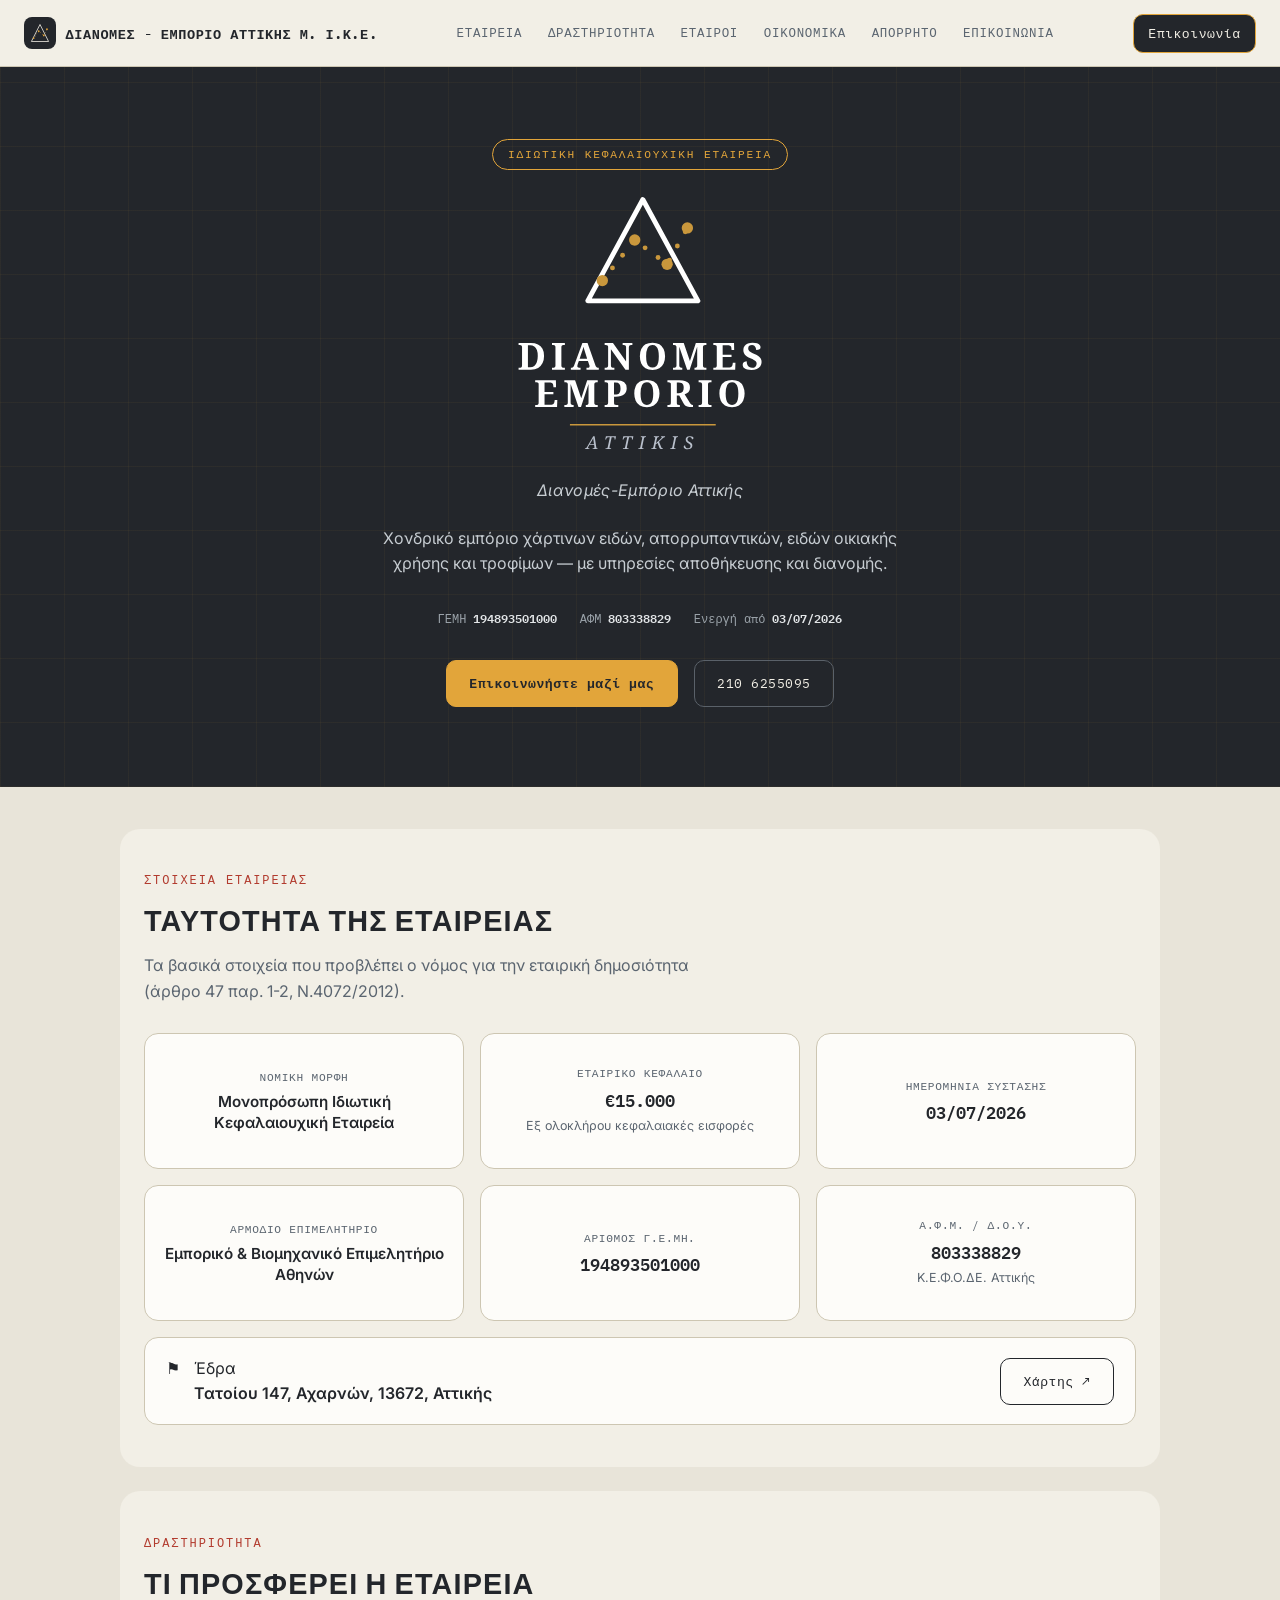
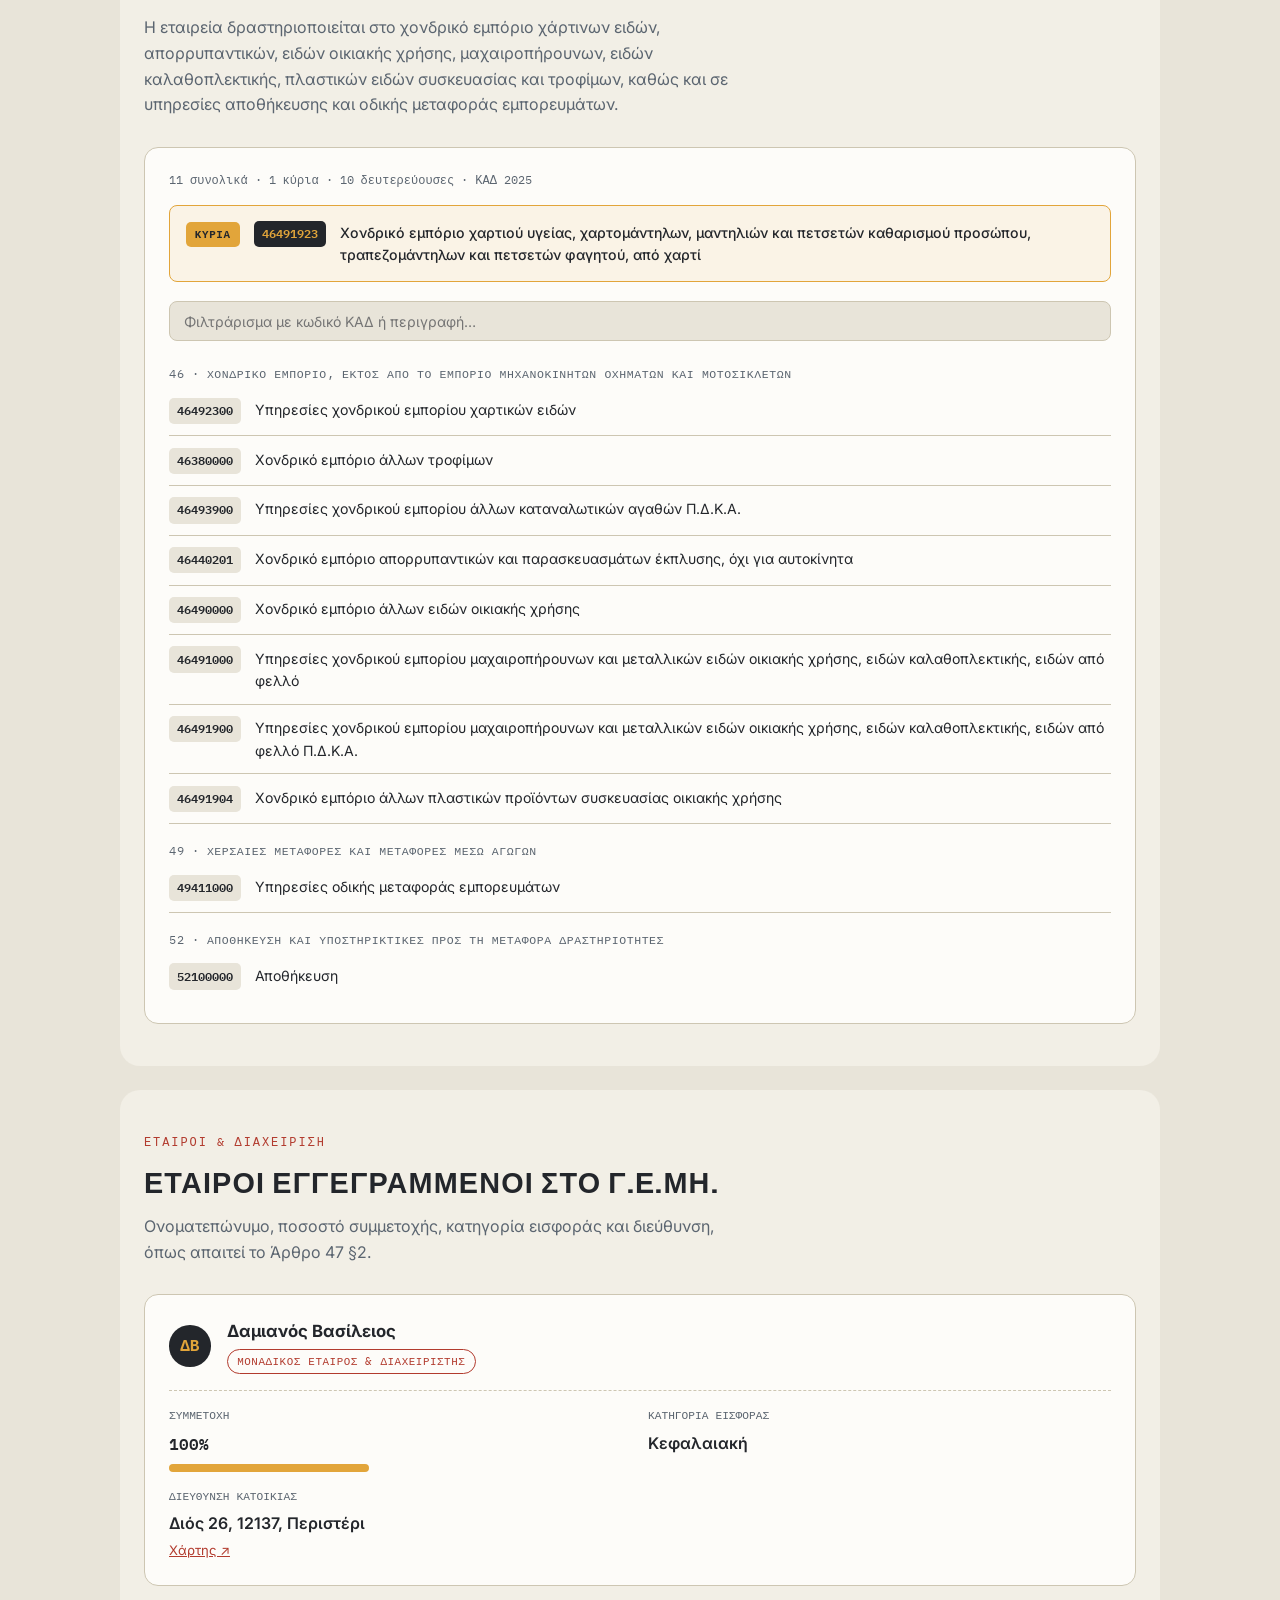
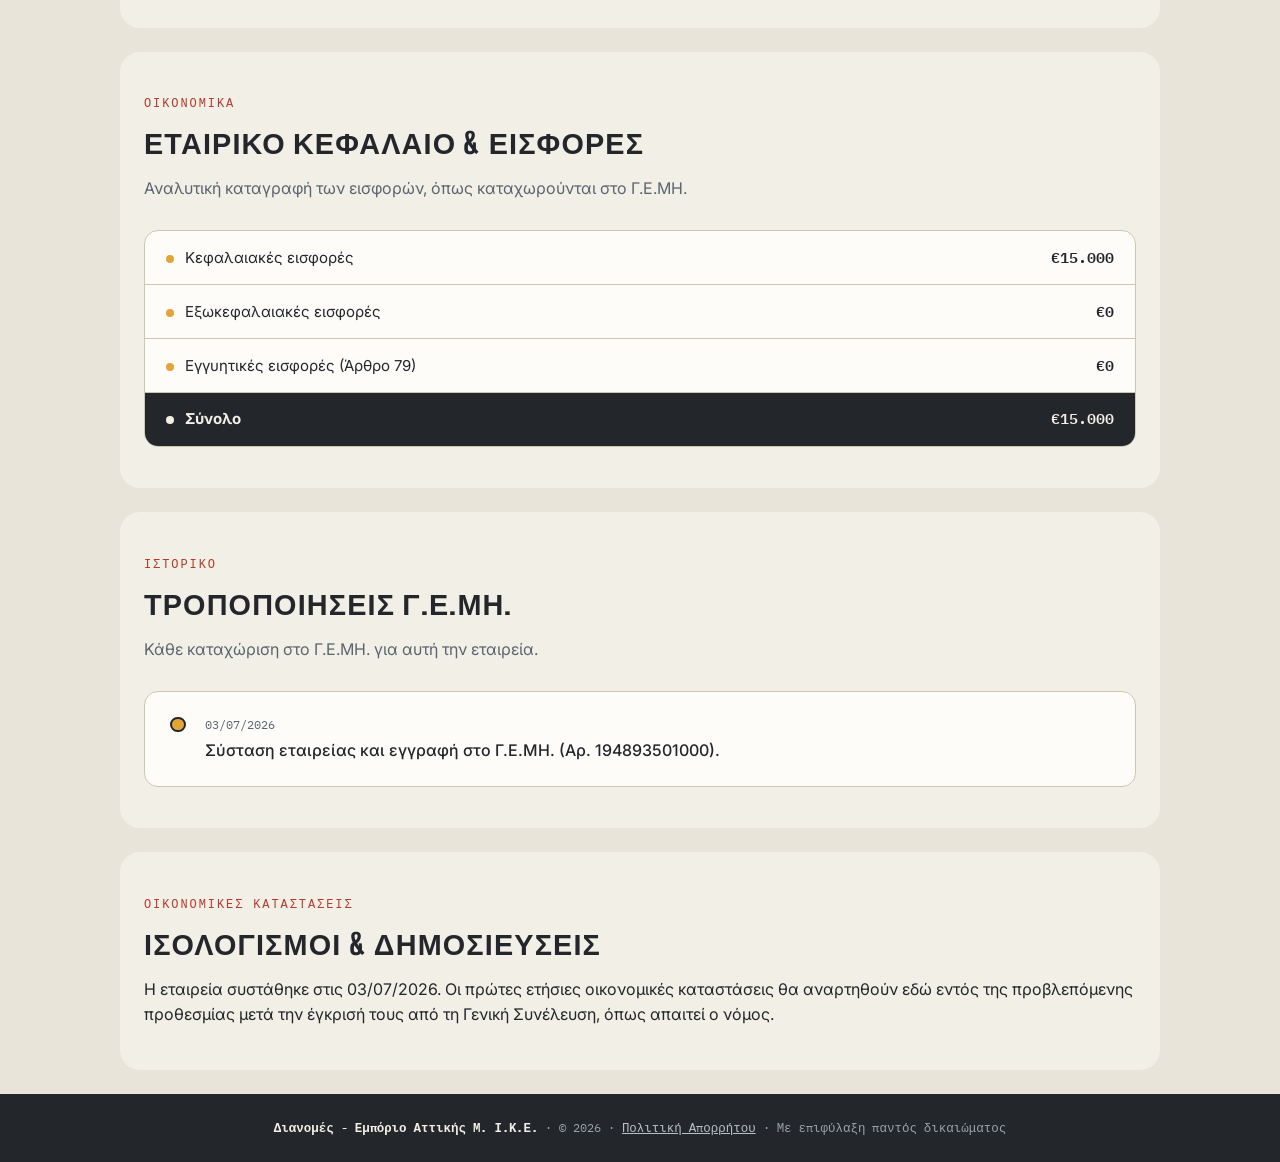
<file: index.html>
<!DOCTYPE html>
<html lang="el">
<head>
<meta charset="UTF-8">
<meta name="viewport" content="width=device-width, initial-scale=1.0">
<title>Διανομές - Εμπόριο Αττικής Μ. Ι.Κ.Ε. — Εμπόριο Χονδρικής</title>
<link rel="preconnect" href="https://fonts.googleapis.com">
<link rel="preconnect" href="https://fonts.gstatic.com" crossorigin>
<link href="https://fonts.googleapis.com/css2?family=Big+Shoulders+Display:wght@600;800&family=Inter:wght@400;500;600;700&family=IBM+Plex+Mono:wght@400;500;600&display=swap" rel="stylesheet">
<link rel="stylesheet" href="style.css">
</head>
<body>

<div class="topnav">
  <a class="brand" href="index.html">
    <span class="mark"><img src="logo-mark.svg" alt=""></span>
    ΔΙΑΝΟΜΕΣ - ΕΜΠΟΡΙΟ ΑΤΤΙΚΗΣ Μ. Ι.Κ.Ε.
  </a>
  <button class="nav-toggle" id="navToggle" aria-label="Μενού" aria-expanded="false">☰</button>
  <ul id="navMenu">
    <li><a href="#company">Εταιρεία</a></li>
    <li><a href="#activity">Δραστηριότητα</a></li>
    <li><a href="#partners">Εταίροι</a></li>
    <li><a href="#financials">Οικονομικά</a></li>
    <li><a href="privacy.html">Απόρρητο</a></li>
    <li><a href="mailto:vasilisdamianos1@gmail.com">Επικοινωνία</a></li>
  </ul>
  <a class="btn cta" href="mailto:vasilisdamianos1@gmail.com">Επικοινωνία</a>
</div>

<section class="hero">
  <div class="hero-inner">
    <span class="pill">Ιδιωτική Κεφαλαιουχική Εταιρεία</span>
    <img class="hero-logo" src="logo-full.svg" alt="Διανομές-Εμπόριο Αττικής Μ. Ι.Κ.Ε.">
    <p class="en-name">Διανομές-Εμπόριο Αττικής</p>
    <p class="lede">Χονδρικό εμπόριο χάρτινων ειδών, απορρυπαντικών, ειδών οικιακής χρήσης και τροφίμων — με υπηρεσίες αποθήκευσης και διανομής.</p>
    <div class="meta-row">
      <span>ΓΕΜΗ <b>194893501000</b></span>
      <span>ΑΦΜ <b>803338829</b></span>
      <span>Ενεργή από <b>03/07/2026</b></span>
    </div>
    <div class="hero-actions">
      <a class="btn primary" href="mailto:vasilisdamianos1@gmail.com">Επικοινωνήστε μαζί μας</a>
      <a class="btn ghost" href="tel:+302106255095">210 6255095</a>
    </div>
  </div>
</section>

<div class="section-wrap section-alt" id="company">
  <p class="eyebrow">Στοιχεία Εταιρείας</p>
  <h2 class="big">Ταυτότητα της Εταιρείας</h2>
  <p class="lede">Τα βασικά στοιχεία που προβλέπει ο νόμος για την εταιρική δημοσιότητα (άρθρο 47 παρ. 1-2, Ν.4072/2012).</p>

  <div class="bubbles">
    <div class="bubble">
      <span class="k">Νομική Μορφή</span>
      <span class="v">Μονοπρόσωπη Ιδιωτική Κεφαλαιουχική Εταιρεία</span>
    </div>
    <div class="bubble">
      <span class="k">Εταιρικό Κεφάλαιο</span>
      <span class="v mono">€15.000</span>
      <span class="sub">Εξ ολοκλήρου κεφαλαιακές εισφορές</span>
    </div>
    <div class="bubble">
      <span class="k">Ημερομηνία Σύστασης</span>
      <span class="v mono">03/07/2026</span>
    </div>
    <div class="bubble">
      <span class="k">Αρμόδιο Επιμελητήριο</span>
      <span class="v">Εμπορικό &amp; Βιομηχανικό Επιμελητήριο Αθηνών</span>
    </div>
    <div class="bubble">
      <span class="k">Αριθμός Γ.Ε.ΜΗ.</span>
      <span class="v mono">194893501000</span>
    </div>
    <div class="bubble">
      <span class="k">Α.Φ.Μ. / Δ.Ο.Υ.</span>
      <span class="v mono">803338829</span>
      <span class="sub">Κ.Ε.Φ.Ο.ΔΕ. Αττικής</span>
    </div>
  </div>

  <div class="address-bar">
    <div class="addr-main">
      <span class="chip" style="margin-bottom:0">⚑</span>
      <div>
        <span class="k">Έδρα</span>
        <span class="v" style="display:block">Τατοίου 147, Αχαρνών, 13672, Αττικής</span>
      </div>
    </div>
    <a class="btn ghost" style="color:var(--ink);border-color:var(--ink)" href="https://www.google.com/maps/search/?api=1&query=Τατοίου+147%2C+Αχαρνών%2C+13672" target="_blank" rel="noopener">Χάρτης ↗</a>
  </div>
</div>

<div class="section-wrap section-alt" id="activity">
  <p class="eyebrow">Δραστηριότητα</p>
  <h2 class="big">Τι Προσφέρει η Εταιρεία</h2>
  <p class="lede">Η εταιρεία δραστηριοποιείται στο χονδρικό εμπόριο χάρτινων ειδών, απορρυπαντικών, ειδών οικιακής χρήσης, μαχαιροπήρουνων, ειδών καλαθοπλεκτικής, πλαστικών ειδών συσκευασίας και τροφίμων, καθώς και σε υπηρεσίες αποθήκευσης και οδικής μεταφοράς εμπορευμάτων.</p>

  <div class="kad-panel">
    <div class="kad-stats">11 συνολικά · 1 κύρια · 10 δευτερεύουσες · ΚΑΔ 2025</div>

    <div class="kad-row kad-main">
      <span class="kad-tag">ΚΥΡΙΑ</span>
      <span class="kad-code">46491923</span>
      <span class="kad-desc">Χονδρικό εμπόριο χαρτιού υγείας, χαρτομάντηλων, μαντηλιών και πετσετών καθαρισμού προσώπου, τραπεζομάντηλων και πετσετών φαγητού, από χαρτί</span>
    </div>

    <input type="text" class="kad-search" id="kadSearch" placeholder="Φιλτράρισμα με κωδικό ΚΑΔ ή περιγραφή…" aria-label="Φιλτράρισμα δραστηριοτήτων">

    <div class="kad-list" id="kadList">
      <p class="kad-group">46 · Χονδρικό εμπόριο, εκτός από το εμπόριο μηχανοκίνητων οχημάτων και μοτοσικλετών</p>
      <div class="kad-row" data-kad="46492300 υπηρεσιες χονδρικου εμποριου χαρτικων ειδων"><span class="kad-code">46492300</span><span class="kad-desc">Υπηρεσίες χονδρικού εμπορίου χαρτικών ειδών</span></div>
      <div class="kad-row" data-kad="46380000 χονδρικο εμποριο αλλων τροφιμων"><span class="kad-code">46380000</span><span class="kad-desc">Χονδρικό εμπόριο άλλων τροφίμων</span></div>
      <div class="kad-row" data-kad="46493900 υπηρεσιες χονδρικου εμποριου αλλων καταναλωτικων αγαθων"><span class="kad-code">46493900</span><span class="kad-desc">Υπηρεσίες χονδρικού εμπορίου άλλων καταναλωτικών αγαθών Π.Δ.Κ.Α.</span></div>
      <div class="kad-row" data-kad="46440201 χονδρικο εμποριο απορρυπαντικων παρασκευασματων εκπλυσης"><span class="kad-code">46440201</span><span class="kad-desc">Χονδρικό εμπόριο απορρυπαντικών και παρασκευασμάτων έκπλυσης, όχι για αυτοκίνητα</span></div>
      <div class="kad-row" data-kad="46490000 χονδρικο εμποριο αλλων ειδων οικιακης χρησης"><span class="kad-code">46490000</span><span class="kad-desc">Χονδρικό εμπόριο άλλων ειδών οικιακής χρήσης</span></div>
      <div class="kad-row" data-kad="46491000 υπηρεσιες χονδρικου εμποριου μαχαιροπηρουνων μεταλλικων ειδων καλαθοπλεκτικης φελλου"><span class="kad-code">46491000</span><span class="kad-desc">Υπηρεσίες χονδρικού εμπορίου μαχαιροπήρουνων και μεταλλικών ειδών οικιακής χρήσης, ειδών καλαθοπλεκτικής, ειδών από φελλό</span></div>
      <div class="kad-row" data-kad="46491900 υπηρεσιες χονδρικου εμποριου μαχαιροπηρουνων μεταλλικων ειδων καλαθοπλεκτικης φελλου πδκα"><span class="kad-code">46491900</span><span class="kad-desc">Υπηρεσίες χονδρικού εμπορίου μαχαιροπήρουνων και μεταλλικών ειδών οικιακής χρήσης, ειδών καλαθοπλεκτικής, ειδών από φελλό Π.Δ.Κ.Α.</span></div>
      <div class="kad-row" data-kad="46491904 χονδρικο εμποριο αλλων πλαστικων προιοντων συσκευασιας οικιακης χρησης"><span class="kad-code">46491904</span><span class="kad-desc">Χονδρικό εμπόριο άλλων πλαστικών προϊόντων συσκευασίας οικιακής χρήσης</span></div>

      <p class="kad-group">49 · Χερσαίες μεταφορές και μεταφορές μέσω αγωγών</p>
      <div class="kad-row" data-kad="49411000 υπηρεσιες οδικης μεταφορας εμπορευματων"><span class="kad-code">49411000</span><span class="kad-desc">Υπηρεσίες οδικής μεταφοράς εμπορευμάτων</span></div>

      <p class="kad-group">52 · Αποθήκευση και υποστηρικτικές προς τη μεταφορά δραστηριότητες</p>
      <div class="kad-row" data-kad="52100000 αποθηκευση"><span class="kad-code">52100000</span><span class="kad-desc">Αποθήκευση</span></div>
    </div>
  </div>
</div>

<div class="section-wrap section-alt" id="partners">
  <p class="eyebrow">Εταίροι &amp; Διαχείριση</p>
  <h2 class="big">Εταίροι Εγγεγραμμένοι στο Γ.Ε.ΜΗ.</h2>
  <p class="lede">Ονοματεπώνυμο, ποσοστό συμμετοχής, κατηγορία εισφοράς και διεύθυνση, όπως απαιτεί το Άρθρο 47 §2.</p>

  <div class="partners">
    <div class="partner-card">
      <div class="partner-top">
        <div class="avatar">ΔΒ</div>
        <div>
          <h3>Δαμιανός Βασίλειος</h3>
          <span class="badge">Μοναδικός Εταίρος &amp; Διαχειριστής</span>
        </div>
      </div>
      <div class="partner-meta">
        <div>
          <span class="k">Συμμετοχή</span>
          <span class="v mono">100%</span>
          <div class="share-bar"><span style="width:100%"></span></div>
        </div>
        <div>
          <span class="k">Κατηγορία Εισφοράς</span>
          <span class="v">Κεφαλαιακή</span>
        </div>
        <div style="grid-column:1/-1">
          <span class="k">Διεύθυνση Κατοικίας</span>
          <span class="v">Διός 26, 12137, Περιστέρι</span>
          <div><a href="https://maps.app.goo.gl/tMZuU7HFeqgTTahN7" target="_blank" rel="noopener" style="font-size:.82rem">Χάρτης ↗</a></div>
        </div>
      </div>
    </div>
  </div>
</div>

<div class="section-wrap section-alt" id="capital">
  <p class="eyebrow">Οικονομικά</p>
  <h2 class="big">Εταιρικό Κεφάλαιο &amp; Εισφορές</h2>
  <p class="lede">Αναλυτική καταγραφή των εισφορών, όπως καταχωρούνται στο Γ.Ε.ΜΗ.</p>

  <div class="capital-list">
    <div class="capital-row"><span><span class="dot"></span>Κεφαλαιακές εισφορές</span><span class="amt">€15.000</span></div>
    <div class="capital-row"><span><span class="dot"></span>Εξωκεφαλαιακές εισφορές</span><span class="amt">€0</span></div>
    <div class="capital-row"><span><span class="dot"></span>Εγγυητικές εισφορές (Άρθρο 79)</span><span class="amt">€0</span></div>
    <div class="capital-row total"><span><span class="dot"></span>Σύνολο</span><span class="amt">€15.000</span></div>
  </div>
</div>

<div class="section-wrap section-alt" id="history">
  <p class="eyebrow">Ιστορικό</p>
  <h2 class="big">Τροποποιήσεις Γ.Ε.ΜΗ.</h2>
  <p class="lede">Κάθε καταχώριση στο Γ.Ε.ΜΗ. για αυτή την εταιρεία.</p>

  <div class="timeline">
    <div class="tl-item">
      <div class="tl-date">03/07/2026</div>
      <div class="tl-text">Σύσταση εταιρείας και εγγραφή στο Γ.Ε.ΜΗ. (Αρ. 194893501000).</div>
    </div>
  </div>
</div>

<div class="section-wrap section-alt" id="financials">
  <p class="eyebrow">Οικονομικές Καταστάσεις</p>
  <h2 class="big">Ισολογισμοί &amp; Δημοσιεύσεις</h2>
  <p>Η εταιρεία συστάθηκε στις 03/07/2026. Οι πρώτες ετήσιες οικονομικές καταστάσεις θα αναρτηθούν εδώ εντός της προβλεπόμενης προθεσμίας μετά την έγκρισή τους από τη Γενική Συνέλευση, όπως απαιτεί ο νόμος.</p>
</div>

<footer>
  <strong>Διανομές - Εμπόριο Αττικής Μ. Ι.Κ.Ε.</strong> · © <span id="year"></span> · <a href="privacy.html">Πολιτική Απορρήτου</a> · Με επιφύλαξη παντός δικαιώματος
</footer>

<script>
  document.getElementById('year').textContent = new Date().getFullYear();

  const navToggle = document.getElementById('navToggle');
  const navMenu = document.getElementById('navMenu');
  if (navToggle && navMenu) {
    navToggle.addEventListener('click', () => {
      const isOpen = navMenu.classList.toggle('open');
      navToggle.setAttribute('aria-expanded', isOpen ? 'true' : 'false');
    });
    navMenu.querySelectorAll('a').forEach(a => {
      a.addEventListener('click', () => {
        navMenu.classList.remove('open');
        navToggle.setAttribute('aria-expanded', 'false');
      });
    });
  }

  const kadSearch = document.getElementById('kadSearch');
  if (kadSearch) {
    kadSearch.addEventListener('input', () => {
      const q = kadSearch.value.trim().toLowerCase();
      document.querySelectorAll('#kadList .kad-row').forEach(row => {
        const haystack = row.getAttribute('data-kad') || '';
        row.classList.toggle('hidden', q.length > 0 && !haystack.includes(q));
      });
      document.querySelectorAll('#kadList .kad-group').forEach(group => {
        let sib = group.nextElementSibling;
        let anyVisible = false;
        while (sib && !sib.classList.contains('kad-group')) {
          if (!sib.classList.contains('hidden')) anyVisible = true;
          sib = sib.nextElementSibling;
        }
        group.classList.toggle('hidden', !anyVisible);
      });
    });
  }
</script>

</body>
</html>
</file>
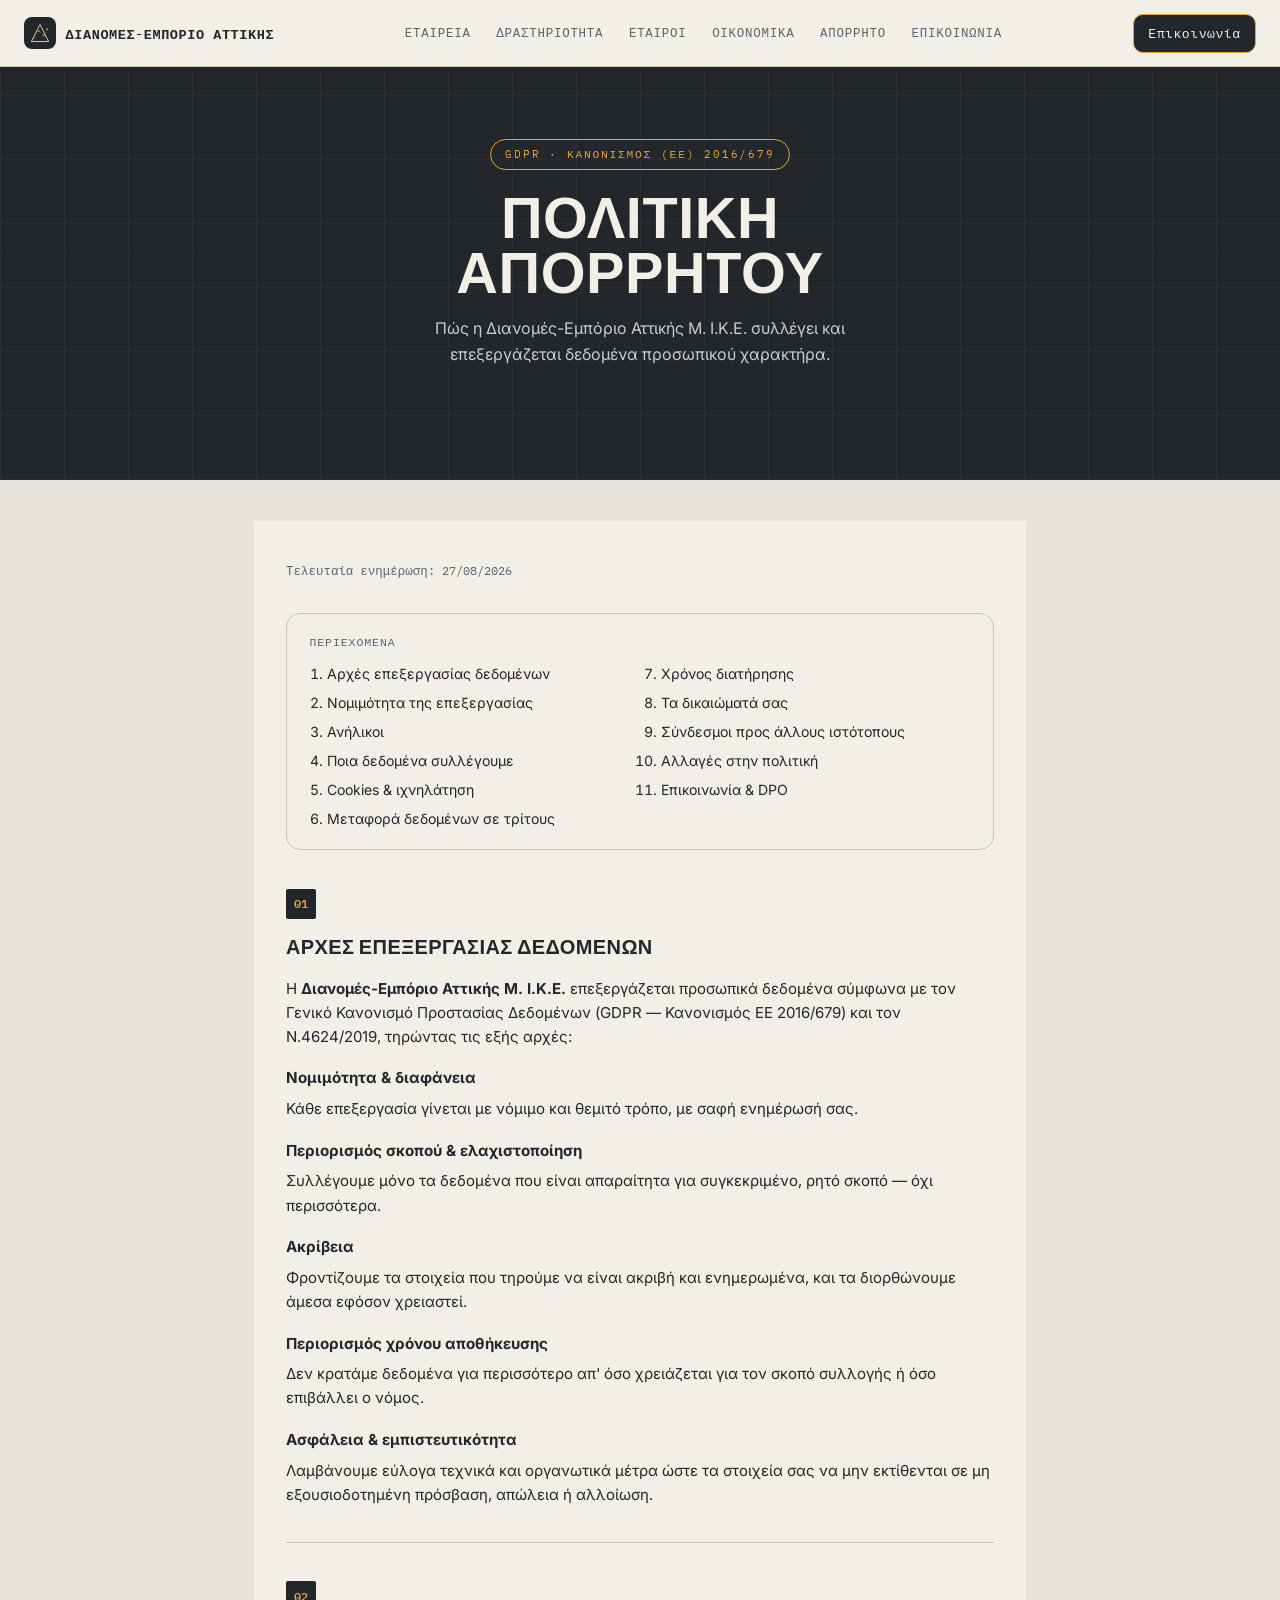
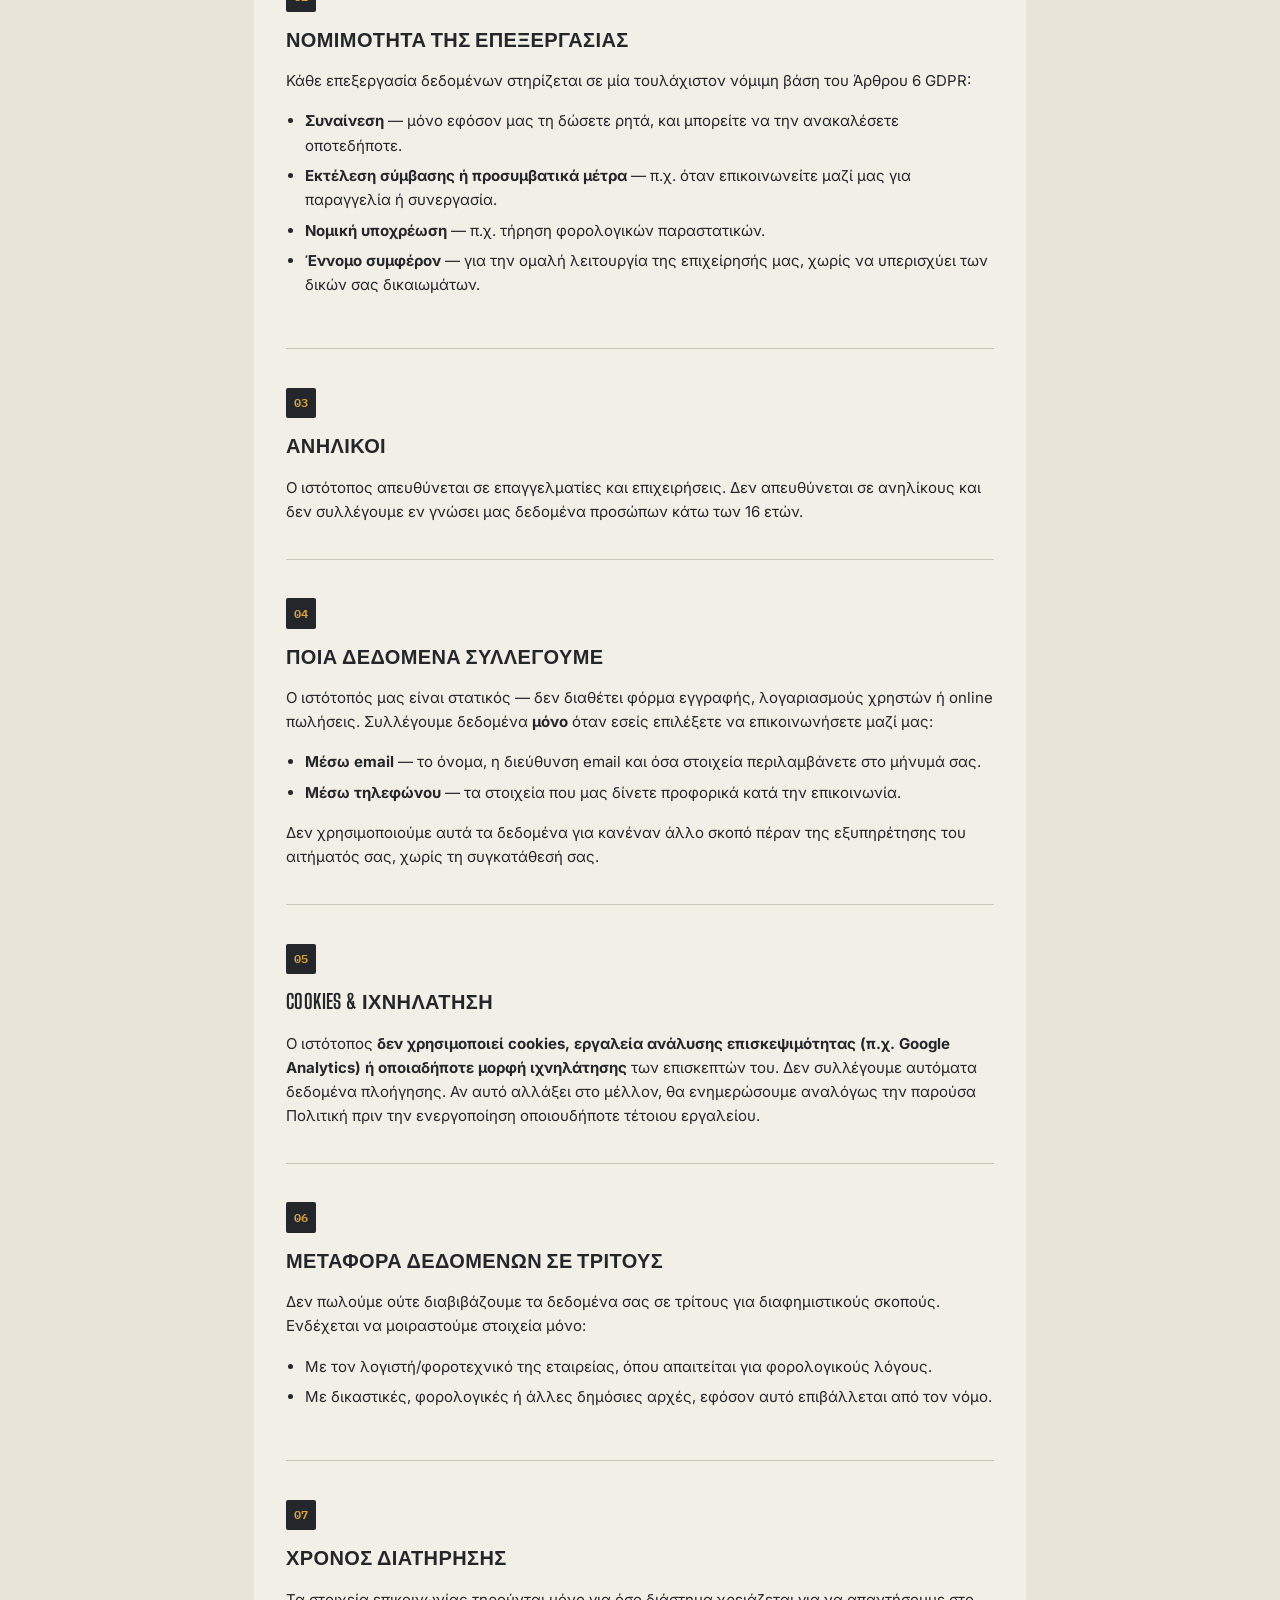
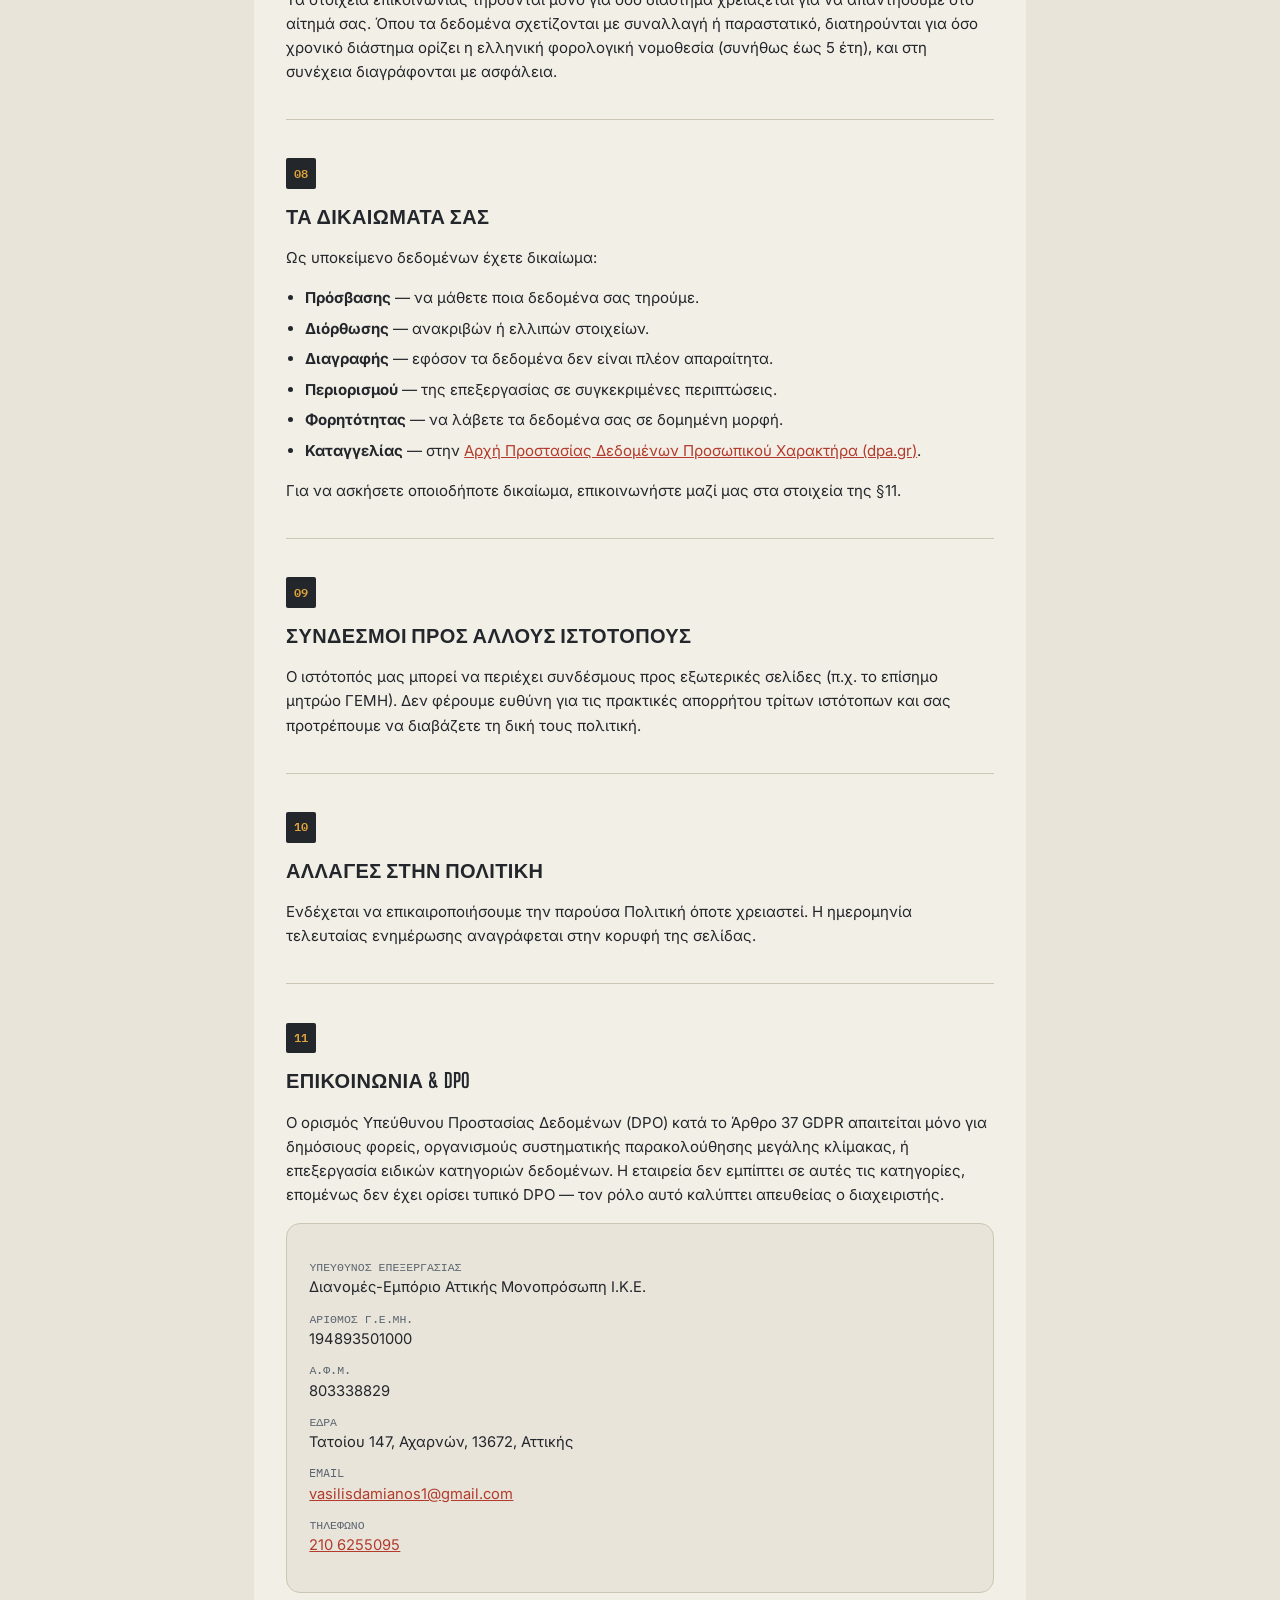
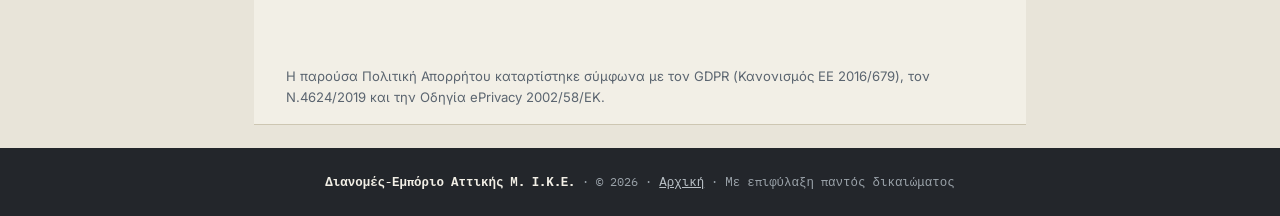
<file: privacy.html>
<!DOCTYPE html>
<html lang="el">
<head>
<meta charset="UTF-8">
<meta name="viewport" content="width=device-width, initial-scale=1.0">
<title>Πολιτική Απορρήτου — Διανομές-Εμπόριο Αττικής Μ. Ι.Κ.Ε.</title>
<link rel="preconnect" href="https://fonts.googleapis.com">
<link rel="preconnect" href="https://fonts.gstatic.com" crossorigin>
<link href="https://fonts.googleapis.com/css2?family=Big+Shoulders+Display:wght@600;800&family=Inter:wght@400;500;600;700&family=IBM+Plex+Mono:wght@400;500;600&display=swap" rel="stylesheet">
<link rel="stylesheet" href="style.css">
<style>
  .toc{
    background:var(--paper-raised);
    border:1px solid var(--line);
    border-radius:14px;
    padding:1.2rem 1.4rem;
    margin-bottom:2.4rem;
  }
  .toc p.k{
    font-family:'IBM Plex Mono',monospace;
    font-size:.72rem;
    text-transform:uppercase;
    letter-spacing:.08em;
    color:var(--steel);
    margin:0 0 .7rem;
  }
  .toc ol{
    columns:2;
    gap:1.5rem;
    margin:0;
    padding-left:1.1rem;
    font-size:.88rem;
  }
  .toc li{margin-bottom:.4rem}
  .toc a{color:var(--ink);text-decoration:none}
  .toc a:hover{color:var(--stamp)}
  @media (max-width:560px){.toc ol{columns:1}}

  .legal-section{
    margin-bottom:2.4rem;
    padding-bottom:2.2rem;
    border-bottom:1px solid var(--line);
    scroll-margin-top:5.5rem;
  }
  .legal-section:last-of-type{border-bottom:none}
  .legal-section .num{
    display:inline-flex;
    align-items:center;
    justify-content:center;
    width:1.9rem;height:1.9rem;
    background:var(--ink);
    color:var(--signal);
    border-radius:2px;
    font-family:'IBM Plex Mono',monospace;
    font-size:.78rem;
    font-weight:600;
    margin-bottom:.7rem;
  }
  .legal-section h2{
    font-family:'Big Shoulders Display',sans-serif;
    font-weight:700;
    text-transform:uppercase;
    letter-spacing:.02em;
    font-size:1.25rem;
    margin:0 0 .9rem;
    border:none;
    padding:0;
  }
  .legal-section h3{
    font-family:'Inter',sans-serif;
    font-size:.95rem;
    font-weight:700;
    margin:1.1rem 0 .4rem;
  }
  .legal-section p{font-size:.94rem}
  .legal-section ul{margin:0 0 1rem;padding-left:1.2rem;font-size:.94rem}
  .legal-section li{margin-bottom:.4rem}
  .legal-section li b{font-family:'Inter',sans-serif}
  .contact-box{
    background:var(--paper);
    border:1px solid var(--line);
    border-radius:14px;
    padding:1.2rem 1.4rem;
    font-size:.92rem;
  }
  .contact-box dt{
    font-family:'IBM Plex Mono',monospace;
    font-size:.72rem;
    text-transform:uppercase;
    color:var(--steel);
    margin-top:.6rem;
  }
  .contact-box dt:first-child{margin-top:0}
  .contact-box dd{margin:0 0 0}
  .updated{
    font-family:'IBM Plex Mono',monospace;
    font-size:.78rem;
    color:var(--steel);
    margin-bottom:2rem;
  }
</style>
</head>
<body>

<div class="topnav">
  <a class="brand" href="index.html">
    <span class="mark"><img src="logo-mark.svg" alt=""></span>
    ΔΙΑΝΟΜΕΣ-ΕΜΠΟΡΙΟ ΑΤΤΙΚΗΣ
  </a>
  <button class="nav-toggle" id="navToggle" aria-label="Μενού" aria-expanded="false">☰</button>
  <ul id="navMenu">
    <li><a href="index.html#company">Εταιρεία</a></li>
    <li><a href="index.html#activity">Δραστηριότητα</a></li>
    <li><a href="index.html#partners">Εταίροι</a></li>
    <li><a href="index.html#financials">Οικονομικά</a></li>
    <li><a href="privacy.html">Απόρρητο</a></li>
    <li><a href="mailto:vasilisdamianos1@gmail.com">Επικοινωνία</a></li>
  </ul>
  <a class="btn cta" href="mailto:vasilisdamianos1@gmail.com">Επικοινωνία</a>
</div>

<section class="hero">
  <div class="hero-inner">
    <span class="pill">GDPR · Κανονισμός (ΕΕ) 2016/679</span>
    <h1>Πολιτική<br>Απορρήτου</h1>
    <p class="lede">Πώς η Διανομές-Εμπόριο Αττικής Μ. Ι.Κ.Ε. συλλέγει και επεξεργάζεται δεδομένα προσωπικού χαρακτήρα.</p>
  </div>
</section>

<main>
  <div class="sheet" style="margin-top:2rem">
    <p class="updated">Τελευταία ενημέρωση: 27/08/2026</p>

    <nav class="toc" aria-label="Περιεχόμενα">
      <p class="k">Περιεχόμενα</p>
      <ol>
        <li><a href="#archi">Αρχές επεξεργασίας δεδομένων</a></li>
        <li><a href="#nomimotita">Νομιμότητα της επεξεργασίας</a></li>
        <li><a href="#anilikoi">Ανήλικοι</a></li>
        <li><a href="#sylloghi">Ποια δεδομένα συλλέγουμε</a></li>
        <li><a href="#cookies">Cookies &amp; ιχνηλάτηση</a></li>
        <li><a href="#metafora">Μεταφορά δεδομένων σε τρίτους</a></li>
        <li><a href="#diatirisi">Χρόνος διατήρησης</a></li>
        <li><a href="#dikaiomata">Τα δικαιώματά σας</a></li>
        <li><a href="#syndeseis">Σύνδεσμοι προς άλλους ιστότοπους</a></li>
        <li><a href="#changes">Αλλαγές στην πολιτική</a></li>
        <li><a href="#contact">Επικοινωνία &amp; DPO</a></li>
      </ol>
    </nav>

    <section class="legal-section" id="archi">
      <span class="num">01</span>
      <h2>Αρχές Επεξεργασίας Δεδομένων</h2>
      <p>Η <b>Διανομές-Εμπόριο Αττικής Μ. Ι.Κ.Ε.</b> επεξεργάζεται προσωπικά δεδομένα σύμφωνα με τον Γενικό Κανονισμό Προστασίας Δεδομένων (GDPR — Κανονισμός ΕΕ 2016/679) και τον Ν.4624/2019, τηρώντας τις εξής αρχές:</p>
      <h3>Νομιμότητα &amp; διαφάνεια</h3>
      <p>Κάθε επεξεργασία γίνεται με νόμιμο και θεμιτό τρόπο, με σαφή ενημέρωσή σας.</p>
      <h3>Περιορισμός σκοπού &amp; ελαχιστοποίηση</h3>
      <p>Συλλέγουμε μόνο τα δεδομένα που είναι απαραίτητα για συγκεκριμένο, ρητό σκοπό — όχι περισσότερα.</p>
      <h3>Ακρίβεια</h3>
      <p>Φροντίζουμε τα στοιχεία που τηρούμε να είναι ακριβή και ενημερωμένα, και τα διορθώνουμε άμεσα εφόσον χρειαστεί.</p>
      <h3>Περιορισμός χρόνου αποθήκευσης</h3>
      <p>Δεν κρατάμε δεδομένα για περισσότερο απ' όσο χρειάζεται για τον σκοπό συλλογής ή όσο επιβάλλει ο νόμος.</p>
      <h3>Ασφάλεια &amp; εμπιστευτικότητα</h3>
      <p>Λαμβάνουμε εύλογα τεχνικά και οργανωτικά μέτρα ώστε τα στοιχεία σας να μην εκτίθενται σε μη εξουσιοδοτημένη πρόσβαση, απώλεια ή αλλοίωση.</p>
    </section>

    <section class="legal-section" id="nomimotita">
      <span class="num">02</span>
      <h2>Νομιμότητα της Επεξεργασίας</h2>
      <p>Κάθε επεξεργασία δεδομένων στηρίζεται σε μία τουλάχιστον νόμιμη βάση του Άρθρου 6 GDPR:</p>
      <ul>
        <li><b>Συναίνεση</b> — μόνο εφόσον μας τη δώσετε ρητά, και μπορείτε να την ανακαλέσετε οποτεδήποτε.</li>
        <li><b>Εκτέλεση σύμβασης ή προσυμβατικά μέτρα</b> — π.χ. όταν επικοινωνείτε μαζί μας για παραγγελία ή συνεργασία.</li>
        <li><b>Νομική υποχρέωση</b> — π.χ. τήρηση φορολογικών παραστατικών.</li>
        <li><b>Έννομο συμφέρον</b> — για την ομαλή λειτουργία της επιχείρησής μας, χωρίς να υπερισχύει των δικών σας δικαιωμάτων.</li>
      </ul>
    </section>

    <section class="legal-section" id="anilikoi">
      <span class="num">03</span>
      <h2>Ανήλικοι</h2>
      <p>Ο ιστότοπος απευθύνεται σε επαγγελματίες και επιχειρήσεις. Δεν απευθύνεται σε ανηλίκους και δεν συλλέγουμε εν γνώσει μας δεδομένα προσώπων κάτω των 16 ετών.</p>
    </section>

    <section class="legal-section" id="sylloghi">
      <span class="num">04</span>
      <h2>Ποια Δεδομένα Συλλέγουμε</h2>
      <p>Ο ιστότοπός μας είναι στατικός — δεν διαθέτει φόρμα εγγραφής, λογαριασμούς χρηστών ή online πωλήσεις. Συλλέγουμε δεδομένα <b>μόνο</b> όταν εσείς επιλέξετε να επικοινωνήσετε μαζί μας:</p>
      <ul>
        <li><b>Μέσω email</b> — το όνομα, η διεύθυνση email και όσα στοιχεία περιλαμβάνετε στο μήνυμά σας.</li>
        <li><b>Μέσω τηλεφώνου</b> — τα στοιχεία που μας δίνετε προφορικά κατά την επικοινωνία.</li>
      </ul>
      <p>Δεν χρησιμοποιούμε αυτά τα δεδομένα για κανέναν άλλο σκοπό πέραν της εξυπηρέτησης του αιτήματός σας, χωρίς τη συγκατάθεσή σας.</p>
    </section>

    <section class="legal-section" id="cookies">
      <span class="num">05</span>
      <h2>Cookies &amp; Ιχνηλάτηση</h2>
      <p>Ο ιστότοπος <b>δεν χρησιμοποιεί cookies, εργαλεία ανάλυσης επισκεψιμότητας (π.χ. Google Analytics) ή οποιαδήποτε μορφή ιχνηλάτησης</b> των επισκεπτών του. Δεν συλλέγουμε αυτόματα δεδομένα πλοήγησης. Αν αυτό αλλάξει στο μέλλον, θα ενημερώσουμε αναλόγως την παρούσα Πολιτική πριν την ενεργοποίηση οποιουδήποτε τέτοιου εργαλείου.</p>
    </section>

    <section class="legal-section" id="metafora">
      <span class="num">06</span>
      <h2>Μεταφορά Δεδομένων σε Τρίτους</h2>
      <p>Δεν πωλούμε ούτε διαβιβάζουμε τα δεδομένα σας σε τρίτους για διαφημιστικούς σκοπούς. Ενδέχεται να μοιραστούμε στοιχεία μόνο:</p>
      <ul>
        <li>Με τον λογιστή/φοροτεχνικό της εταιρείας, όπου απαιτείται για φορολογικούς λόγους.</li>
        <li>Με δικαστικές, φορολογικές ή άλλες δημόσιες αρχές, εφόσον αυτό επιβάλλεται από τον νόμο.</li>
      </ul>
    </section>

    <section class="legal-section" id="diatirisi">
      <span class="num">07</span>
      <h2>Χρόνος Διατήρησης</h2>
      <p>Τα στοιχεία επικοινωνίας τηρούνται μόνο για όσο διάστημα χρειάζεται για να απαντήσουμε στο αίτημά σας. Όπου τα δεδομένα σχετίζονται με συναλλαγή ή παραστατικό, διατηρούνται για όσο χρονικό διάστημα ορίζει η ελληνική φορολογική νομοθεσία (συνήθως έως 5 έτη), και στη συνέχεια διαγράφονται με ασφάλεια.</p>
    </section>

    <section class="legal-section" id="dikaiomata">
      <span class="num">08</span>
      <h2>Τα Δικαιώματά σας</h2>
      <p>Ως υποκείμενο δεδομένων έχετε δικαίωμα:</p>
      <ul>
        <li><b>Πρόσβασης</b> — να μάθετε ποια δεδομένα σας τηρούμε.</li>
        <li><b>Διόρθωσης</b> — ανακριβών ή ελλιπών στοιχείων.</li>
        <li><b>Διαγραφής</b> — εφόσον τα δεδομένα δεν είναι πλέον απαραίτητα.</li>
        <li><b>Περιορισμού</b> — της επεξεργασίας σε συγκεκριμένες περιπτώσεις.</li>
        <li><b>Φορητότητας</b> — να λάβετε τα δεδομένα σας σε δομημένη μορφή.</li>
        <li><b>Καταγγελίας</b> — στην <a href="https://www.dpa.gr" target="_blank" rel="noopener">Αρχή Προστασίας Δεδομένων Προσωπικού Χαρακτήρα (dpa.gr)</a>.</li>
      </ul>
      <p>Για να ασκήσετε οποιοδήποτε δικαίωμα, επικοινωνήστε μαζί μας στα στοιχεία της §11.</p>
    </section>

    <section class="legal-section" id="syndeseis">
      <span class="num">09</span>
      <h2>Σύνδεσμοι προς Άλλους Ιστότοπους</h2>
      <p>Ο ιστότοπός μας μπορεί να περιέχει συνδέσμους προς εξωτερικές σελίδες (π.χ. το επίσημο μητρώο ΓΕΜΗ). Δεν φέρουμε ευθύνη για τις πρακτικές απορρήτου τρίτων ιστότοπων και σας προτρέπουμε να διαβάζετε τη δική τους πολιτική.</p>
    </section>

    <section class="legal-section" id="changes">
      <span class="num">10</span>
      <h2>Αλλαγές στην Πολιτική</h2>
      <p>Ενδέχεται να επικαιροποιήσουμε την παρούσα Πολιτική όποτε χρειαστεί. Η ημερομηνία τελευταίας ενημέρωσης αναγράφεται στην κορυφή της σελίδας.</p>
    </section>

    <section class="legal-section" id="contact">
      <span class="num">11</span>
      <h2>Επικοινωνία &amp; DPO</h2>
      <p>Ο ορισμός Υπεύθυνου Προστασίας Δεδομένων (DPO) κατά το Άρθρο 37 GDPR απαιτείται μόνο για δημόσιους φορείς, οργανισμούς συστηματικής παρακολούθησης μεγάλης κλίμακας, ή επεξεργασία ειδικών κατηγοριών δεδομένων. Η εταιρεία δεν εμπίπτει σε αυτές τις κατηγορίες, επομένως δεν έχει ορίσει τυπικό DPO — τον ρόλο αυτό καλύπτει απευθείας ο διαχειριστής.</p>
      <div class="contact-box">
        <dl>
          <dt>Υπεύθυνος Επεξεργασίας</dt>
          <dd>Διανομές-Εμπόριο Αττικής Μονοπρόσωπη Ι.Κ.Ε.</dd>
          <dt>Αριθμός Γ.Ε.ΜΗ.</dt>
          <dd>194893501000</dd>
          <dt>Α.Φ.Μ.</dt>
          <dd>803338829</dd>
          <dt>Έδρα</dt>
          <dd>Τατοίου 147, Αχαρνών, 13672, Αττικής</dd>
          <dt>Email</dt>
          <dd><a href="mailto:vasilisdamianos1@gmail.com">vasilisdamianos1@gmail.com</a></dd>
          <dt>Τηλέφωνο</dt>
          <dd><a href="tel:+302106255095">210 6255095</a></dd>
        </dl>
      </div>
    </section>

    <p style="font-size:.82rem;color:var(--steel)">Η παρούσα Πολιτική Απορρήτου καταρτίστηκε σύμφωνα με τον GDPR (Κανονισμός ΕΕ 2016/679), τον Ν.4624/2019 και την Οδηγία ePrivacy 2002/58/ΕΚ.</p>
  </div>
</main>

<footer>
  <strong>Διανομές-Εμπόριο Αττικής Μ. Ι.Κ.Ε.</strong> · © <span id="year"></span> · <a href="index.html">Αρχική</a> · Με επιφύλαξη παντός δικαιώματος
</footer>

<script>
  document.getElementById('year').textContent = new Date().getFullYear();

  const navToggle = document.getElementById('navToggle');
  const navMenu = document.getElementById('navMenu');
  if (navToggle && navMenu) {
    navToggle.addEventListener('click', () => {
      const isOpen = navMenu.classList.toggle('open');
      navToggle.setAttribute('aria-expanded', isOpen ? 'true' : 'false');
    });
    navMenu.querySelectorAll('a').forEach(a => {
      a.addEventListener('click', () => {
        navMenu.classList.remove('open');
        navToggle.setAttribute('aria-expanded', 'false');
      });
    });
  }
</script>

</body>
</html>
</file>
<file: style.css>
:root{
  --ink:#23262b;
  --paper:#e8e4d9;
  --paper-raised:#f2efe6;
  --card:#fdfcf9;
  --steel:#5b6570;
  --signal:#e2a53a;
  --stamp:#b23b2e;
  --line:#cdc6b2;
}
*{box-sizing:border-box}
html{scroll-behavior:smooth}
@media (prefers-reduced-motion: reduce){ html{scroll-behavior:auto} }

body{
  margin:0;
  background:var(--paper);
  color:var(--ink);
  font-family:'Inter',Arial,sans-serif;
  line-height:1.6;
}

a{color:var(--stamp)}
a:focus-visible, button:focus-visible{
  outline:3px solid var(--signal);
  outline-offset:2px;
}

/* ===== HEADER: crate stencil band ===== */
.band{
  background:var(--ink);
  color:var(--paper-raised);
  padding:3.5rem 1.5rem 3rem;
  position:relative;
  overflow:hidden;
}
.band-inner{
  max-width:820px;
  margin:0 auto;
  position:relative;
}
.eyebrow{
  font-family:'IBM Plex Mono',monospace;
  font-size:.78rem;
  letter-spacing:.18em;
  text-transform:uppercase;
  color:var(--signal);
  margin:0 0 .9rem;
}
h1{
  font-family:'Big Shoulders Display',sans-serif;
  font-weight:800;
  text-transform:uppercase;
  font-size:clamp(2.4rem, 7vw, 4.4rem);
  line-height:.92;
  letter-spacing:.01em;
  margin:0 0 .6rem;
  color:var(--paper-raised);
}
.tagline{
  font-family:'IBM Plex Mono',monospace;
  font-size:.95rem;
  color:#b9c0c6;
  max-width:38ch;
  margin:0;
}

/* stamp signature element */
.stamp{
  position:absolute;
  top:-.5rem;
  right:0;
  transform:rotate(-9deg);
  border:3px solid var(--stamp);
  color:var(--stamp);
  background:rgba(178,59,46,.06);
  font-family:'IBM Plex Mono',monospace;
  font-size:.72rem;
  letter-spacing:.14em;
  text-transform:uppercase;
  padding:.5rem .8rem;
  border-radius:3px;
  line-height:1.3;
  text-align:center;
}
.stamp span{display:block}
.stamp .big{font-size:.9rem;font-weight:700;letter-spacing:.08em}

/* nav between pages, sits inside the band */
nav.pages{
  margin-top:1.6rem;
  display:flex;
  gap:1.2rem;
  font-family:'IBM Plex Mono',monospace;
  font-size:.85rem;
  text-transform:uppercase;
  letter-spacing:.06em;
}
nav.pages a{
  color:#b9c0c6;
  text-decoration:none;
  padding-bottom:.2rem;
  border-bottom:2px solid transparent;
}
nav.pages a:hover, nav.pages a[aria-current="page"]{
  color:var(--signal);
  border-bottom-color:var(--signal);
}

/* ===== MAIN: manifest sheet ===== */
main{
  max-width:820px;
  margin:0 auto;
  padding:0 1.5rem;
}
.sheet{
  background:var(--paper-raised);
  margin-top:-1.5rem;
  padding:2.5rem 2rem 1rem;
  box-shadow:0 1px 0 var(--line);
  position:relative;
  z-index:1;
}
.doc-no{
  font-family:'IBM Plex Mono',monospace;
  font-size:.78rem;
  color:var(--steel);
  text-align:right;
  margin:0 0 1.5rem;
}

section{margin-bottom:2.6rem}
h2{
  font-family:'Big Shoulders Display',sans-serif;
  font-weight:700;
  text-transform:uppercase;
  letter-spacing:.04em;
  font-size:1.4rem;
  color:var(--ink);
  margin:0 0 1.1rem;
  padding-bottom:.5rem;
  border-bottom:2px solid var(--ink);
}

/* manifest rows */
.manifest-row{
  display:grid;
  grid-template-columns:2.2rem 12rem 1fr;
  gap:.75rem;
  align-items:baseline;
  padding:.6rem 0;
  border-bottom:1px dashed var(--line);
  font-size:.95rem;
}
.manifest-row:last-child{border-bottom:none}
.idx{
  font-family:'IBM Plex Mono',monospace;
  color:var(--signal);
  background:var(--ink);
  display:inline-flex;
  align-items:center;
  justify-content:center;
  width:1.9rem;
  height:1.9rem;
  border-radius:2px;
  font-size:.75rem;
  font-weight:500;
}
.label{
  font-family:'IBM Plex Mono',monospace;
  color:var(--steel);
  font-size:.85rem;
  text-transform:uppercase;
  letter-spacing:.04em;
}
.value{font-weight:500}
.placeholder{
  background:linear-gradient(transparent 60%, #fbe0a8 60%);
  padding:0 .1em;
}

p{margin:0 0 1rem}
p:last-child{margin-bottom:0}

.attachment{
  display:inline-flex;
  align-items:center;
  gap:.5rem;
  font-family:'IBM Plex Mono',monospace;
  font-size:.9rem;
  padding:.6rem 1rem;
  border:1px solid var(--ink);
  border-radius:10px;
  text-decoration:none;
  color:var(--ink);
  background:var(--paper);
}
.attachment:hover{background:var(--signal);border-color:var(--signal)}
.attachment::before{content:"⤓";font-size:1rem}

/* ===== FOOTER ===== */
footer{
  background:var(--ink);
  color:#9aa2a9;
  margin-top:1.5rem;
  padding:1.5rem;
  font-family:'IBM Plex Mono',monospace;
  font-size:.78rem;
  text-align:center;
}
footer strong{color:var(--paper-raised)}
footer a{color:#b9c0c6}

@media (max-width:560px){
  .manifest-row{grid-template-columns:1.8rem 1fr;grid-template-areas:"idx label" "val val"}
  .idx{grid-area:idx}
  .label{grid-area:label}
  .value{grid-area:val;padding-left:2.55rem}
  .stamp{position:static;transform:rotate(-3deg);display:inline-block;margin-top:1.2rem}
  nav.pages{flex-wrap:wrap;gap:.8rem 1.2rem}
}

/* ===== v2: nav + hero + card layout additions ===== */
.topnav{
  position:sticky;
  top:0;
  z-index:50;
  background:var(--paper-raised);
  border-bottom:1px solid var(--line);
  display:flex;
  align-items:center;
  justify-content:space-between;
  padding:.85rem 1.5rem;
  font-family:'IBM Plex Mono',monospace;
  gap:1rem;
}
.topnav .brand{
  display:flex;
  align-items:center;
  gap:.6rem;
  font-weight:600;
  font-size:.85rem;
  text-transform:uppercase;
  letter-spacing:.04em;
  color:var(--ink);
  text-decoration:none;
  white-space:nowrap;
  overflow:hidden;
  text-overflow:ellipsis;
  min-width:0;
}
.topnav .mark{
  width:2rem;height:2rem;
  background:var(--ink);
  color:var(--signal);
  border-radius:8px;
  display:flex;align-items:center;justify-content:center;
  font-weight:700;
  font-size:.85rem;
  flex-shrink:0;
  padding:.35rem;
}
.topnav .mark img{
  width:100%;
  height:100%;
  object-fit:contain;
  display:block;
}
.topnav ul{
  list-style:none;
  display:flex;
  gap:1.6rem;
  margin:0;padding:0;
  font-size:.78rem;
  letter-spacing:.06em;
  text-transform:uppercase;
}
.topnav a{color:var(--steel);text-decoration:none}
.topnav a:hover{color:var(--stamp)}
.topnav .cta{
  background:var(--ink);
  color:var(--paper-raised)!important;
  padding:.5rem .9rem;
  border-radius:10px;
  white-space:nowrap;
  flex-shrink:0;
}
.topnav .cta:hover{background:var(--stamp)}
.nav-toggle{
  display:none;
  background:none;
  border:1px solid var(--line);
  border-radius:8px;
  width:2.2rem;height:2.2rem;
  align-items:center;
  justify-content:center;
  font-size:1.1rem;
  color:var(--ink);
  cursor:pointer;
  flex-shrink:0;
}

@media (max-width:760px){
  .topnav{flex-wrap:nowrap}
  .topnav .brand{font-size:.72rem;max-width:11rem}
  .topnav ul{
    display:none;
    position:absolute;
    top:100%;
    left:0;right:0;
    background:var(--paper-raised);
    border-bottom:1px solid var(--line);
    flex-direction:column;
    gap:0;
    padding:.5rem 0;
  }
  .topnav ul.open{display:flex}
  .topnav ul li{width:100%}
  .topnav ul a{display:block;padding:.8rem 1.5rem}
  .topnav .cta{display:none}
  .nav-toggle{display:flex}
}

/* hero v2: crate-line pattern instead of photo */
.hero{
  background:
    repeating-linear-gradient(90deg, rgba(226,165,58,.05) 0 1px, transparent 1px 64px),
    repeating-linear-gradient(0deg, rgba(226,165,58,.05) 0 1px, transparent 1px 64px),
    var(--ink);
  color:var(--paper-raised);
  padding:4.5rem 1.5rem 5rem;
  text-align:center;
  position:relative;
  overflow:hidden;
}
.hero-inner{max-width:760px;margin:0 auto;position:relative}
.pill{
  display:inline-block;
  font-family:'IBM Plex Mono',monospace;
  font-size:.7rem;
  letter-spacing:.16em;
  text-transform:uppercase;
  color:var(--signal);
  border:1px solid var(--signal);
  border-radius:999px;
  padding:.35rem .9rem;
  margin-bottom:1.2rem;
}
.hero h1{
  font-family:'Big Shoulders Display',sans-serif;
  font-weight:800;
  text-transform:uppercase;
  font-size:clamp(2rem,6vw,3.6rem);
  line-height:.95;
  margin:0 0 1.1rem;
  color:var(--paper-raised);
}
.hero p.lede{
  font-family:'Inter',sans-serif;
  font-size:1rem;
  color:#c7cdd2;
  max-width:52ch;
  margin:0 auto 2rem;
}
.hero-logo{
  display:block;
  width:100%;
  max-width:260px;
  height:auto;
  margin:0 auto 1.2rem;
}
.hero p.en-name{
  font-family:'Inter',sans-serif;
  font-style:italic;
  font-size:1rem;
  color:#c7cdd2;
  margin:0 0 1.4rem;
  letter-spacing:.02em;
}
.hero p.kad-line{
  font-family:'Inter',sans-serif;
  font-size:.85rem;
  color:#c7cdd2;
  max-width:56ch;
  margin:0 auto 1.2rem;
  line-height:1.5;
}
.hero p.kad-line .mono{
  font-family:'IBM Plex Mono',monospace;
  font-size:.78rem;
  color:var(--signal);
  background:rgba(226,165,58,.12);
  padding:.15rem .45rem;
  border-radius:5px;
  margin-right:.4rem;
}
.hero .meta-row{
  display:flex;
  gap:1.4rem;
  justify-content:center;
  flex-wrap:wrap;
  font-family:'IBM Plex Mono',monospace;
  font-size:.75rem;
  color:#9aa2a9;
  margin-bottom:2rem;
}
.hero .meta-row b{color:#e3e6e8;font-weight:600}
.hero-actions{display:flex;gap:1rem;justify-content:center;flex-wrap:wrap}
.btn{
  font-family:'IBM Plex Mono',monospace;
  font-size:.82rem;
  letter-spacing:.04em;
  text-decoration:none;
  padding:.75rem 1.4rem;
  border-radius:10px;
  border:1px solid var(--signal);
}
.btn.primary{background:var(--signal);color:var(--ink);font-weight:600}
.btn.primary:hover{background:#f0b555}
.btn.ghost{color:var(--paper-raised);border-color:#5a6169}
.btn.ghost:hover{border-color:var(--paper-raised)}

/* section wrapper for anchor sections */
.section-wrap{max-width:820px;margin:0 auto;padding:3.2rem 1.5rem}
.section-wrap .eyebrow{
  font-family:'IBM Plex Mono',monospace;
  font-size:.75rem;
  letter-spacing:.16em;
  text-transform:uppercase;
  color:var(--stamp);
  margin:0 0 .5rem;
}
.section-wrap h2.big{
  font-family:'Big Shoulders Display',sans-serif;
  font-weight:800;
  text-transform:uppercase;
  font-size:1.8rem;
  margin:0 0 .6rem;
  border:none;
  padding:0;
}
.section-wrap .lede{color:var(--steel);max-width:60ch;margin:0 0 1.8rem}

/* identity table: 2-col label/value grid */
.id-table{
  background:var(--paper-raised);
  border:1px solid var(--line);
  border-radius:4px;
  overflow:hidden;
}
.id-table .id-row{
  display:grid;
  grid-template-columns:1fr 1fr;
  border-bottom:1px solid var(--line);
}
.id-table .id-row:last-child{border-bottom:none}
.id-cell{padding:1rem 1.2rem}
.id-cell + .id-cell{border-left:1px dashed var(--line)}
.id-cell .k{
  display:block;
  font-family:'IBM Plex Mono',monospace;
  font-size:.72rem;
  text-transform:uppercase;
  letter-spacing:.06em;
  color:var(--steel);
  margin-bottom:.3rem;
}
.id-cell .v{font-weight:600}
@media (max-width:600px){
  .id-table .id-row{grid-template-columns:1fr}
  .id-cell + .id-cell{border-left:none;border-top:1px dashed var(--line)}
}

/* activity cards */
.cards{display:grid;grid-template-columns:1fr 1fr;gap:1.1rem;margin-top:1.6rem}
@media (max-width:600px){.cards{grid-template-columns:1fr}}
.card{
  background:var(--card);
  border:1px solid var(--line);
  border-radius:14px;
  padding:1.4rem;
}
.card .avatar{
  width:2.4rem;height:2.4rem;
  border-radius:50%;
  background:var(--ink);
  color:var(--signal);
  display:flex;align-items:center;justify-content:center;
  font-family:'IBM Plex Mono',monospace;
  font-weight:700;
  margin-bottom:.8rem;
}
.card h3{
  font-family:'Inter',sans-serif;
  font-size:1rem;
  font-weight:700;
  margin:0 0 .2rem;
}
.card .role{
  font-family:'IBM Plex Mono',monospace;
  font-size:.75rem;
  color:var(--stamp);
  text-transform:uppercase;
  letter-spacing:.04em;
  margin:0 0 .7rem;
}
.card p{font-size:.9rem;color:var(--steel);margin:0}

.section-alt{
  background:var(--paper-raised);
  border-radius:20px;
  max-width:1040px;
  margin:1.5rem auto;
  padding-top:2.6rem;
  padding-bottom:2.6rem;
}

/* ===== v3: bubble grid, partner cards, capital breakdown, timeline ===== */
.bubbles{
  display:grid;
  grid-template-columns:repeat(3,1fr);
  gap:1rem;
  margin-top:1.6rem;
}
@media (max-width:700px){.bubbles{grid-template-columns:repeat(2,1fr)}}
@media (max-width:460px){.bubbles{grid-template-columns:1fr}}
.bubble{
  background:var(--card);
  border:1px solid var(--line);
  border-radius:14px;
  padding:1.1rem 1.2rem;
  min-height:8.5rem;
  display:flex;
  flex-direction:column;
  align-items:center;
  justify-content:center;
  text-align:center;
}
.bubble .chip{
  display:inline-flex;
  align-items:center;
  justify-content:center;
  min-width:2rem;height:2rem;
  padding:0 .4rem;
  background:var(--ink);
  color:var(--signal);
  border-radius:8px;
  font-family:'IBM Plex Mono',monospace;
  font-size:.7rem;
  font-weight:700;
  margin-bottom:.7rem;
}
.bubble .k{
  display:block;
  font-family:'IBM Plex Mono',monospace;
  font-size:.7rem;
  text-transform:uppercase;
  letter-spacing:.06em;
  color:var(--steel);
  margin-bottom:.35rem;
}
.bubble .v{font-family:'Inter',sans-serif;font-weight:600;font-size:.95rem;line-height:1.35}
.bubble .v.mono{font-family:'IBM Plex Mono',monospace;font-size:1.05rem;font-weight:600}
.bubble .sub{font-family:'Inter',sans-serif;font-size:.78rem;color:var(--steel);margin-top:.3rem}

.address-bar{
  margin-top:1rem;
  background:var(--card);
  border:1px solid var(--line);
  border-radius:14px;
  padding:1.1rem 1.3rem;
  display:flex;
  align-items:center;
  justify-content:space-between;
  gap:1rem;
  flex-wrap:wrap;
}
.address-bar .addr-main{display:flex;align-items:flex-start;gap:.9rem}
.address-bar .v{font-family:'Inter',sans-serif;font-weight:600}
.address-bar .sub{font-size:.82rem;color:var(--steel)}

/* partner cards */
.partners{display:flex;flex-direction:column;gap:1rem;margin-top:1.6rem}
.partner-card{
  background:var(--card);
  border:1px solid var(--line);
  border-radius:14px;
  padding:1.4rem 1.5rem;
}
.partner-top{display:flex;align-items:center;gap:1rem;flex-wrap:wrap;margin-bottom:1rem}
.partner-card .avatar{
  width:2.6rem;height:2.6rem;
  border-radius:50%;
  background:var(--ink);
  color:var(--signal);
  display:flex;align-items:center;justify-content:center;
  font-family:'IBM Plex Mono',monospace;
  font-weight:700;
  flex-shrink:0;
}
.partner-card h3{
  font-family:'Inter',sans-serif;
  font-size:1.05rem;
  font-weight:700;
  margin:0;
}
.badge{
  display:inline-block;
  font-family:'IBM Plex Mono',monospace;
  font-size:.68rem;
  text-transform:uppercase;
  letter-spacing:.05em;
  color:var(--stamp);
  border:1px solid var(--stamp);
  border-radius:999px;
  padding:.2rem .6rem;
  margin-top:.25rem;
}
.partner-meta{
  display:grid;
  grid-template-columns:1fr 1fr;
  gap:1rem;
  padding-top:1rem;
  border-top:1px dashed var(--line);
}
@media (max-width:520px){.partner-meta{grid-template-columns:1fr}}
.partner-meta .k{
  display:block;
  font-family:'IBM Plex Mono',monospace;
  font-size:.7rem;
  text-transform:uppercase;
  color:var(--steel);
  margin-bottom:.35rem;
}
.partner-meta .v{font-family:'Inter',sans-serif;font-weight:600}
.partner-meta .v.mono{font-family:'IBM Plex Mono',monospace}
.share-bar{
  background:var(--line);
  border-radius:999px;
  height:.5rem;
  overflow:hidden;
  margin-top:.4rem;
  max-width:200px;
}
.share-bar span{display:block;height:100%;background:var(--signal)}
.partner-note{
  font-family:'Inter',sans-serif;
  font-size:.8rem;
  color:var(--steel);
  margin-top:1.2rem;
  padding-top:1rem;
  border-top:1px dashed var(--line);
}

/* capital breakdown */
.capital-list{
  background:var(--card);
  border:1px solid var(--line);
  border-radius:14px;
  margin-top:1.6rem;
  overflow:hidden;
}
.capital-row{
  display:flex;
  align-items:center;
  justify-content:space-between;
  padding:.9rem 1.3rem;
  border-bottom:1px solid var(--line);
  font-family:'Inter',sans-serif;
  font-size:.94rem;
}
.capital-row .dot{
  display:inline-block;
  width:.5rem;height:.5rem;
  border-radius:50%;
  background:var(--signal);
  margin-right:.7rem;
}
.capital-row.total{
  background:var(--ink);
  color:var(--paper-raised);
  font-weight:700;
  border-bottom:none;
}
.capital-row.total .dot{background:var(--paper-raised)}
.capital-row .amt{font-family:'IBM Plex Mono',monospace;font-weight:600}

/* history timeline */
.timeline{
  margin-top:1.6rem;
  background:var(--card);
  border:1px solid var(--line);
  border-radius:14px;
  padding:1.4rem 1.5rem .4rem;
}
.tl-item{
  position:relative;
  padding-left:1.7rem;
  padding-bottom:1.5rem;
  border-left:2px solid var(--line);
  margin-left:.4rem;
}
.tl-item:last-child{border-left-color:transparent;padding-bottom:1rem}
.tl-item::before{
  content:"";
  position:absolute;
  left:-.44rem;top:.15rem;
  width:.7rem;height:.7rem;
  border-radius:50%;
  background:var(--signal);
  border:2px solid var(--ink);
}
.tl-date{
  font-family:'IBM Plex Mono',monospace;
  font-size:.75rem;
  color:var(--steel);
  margin-bottom:.25rem;
}
.tl-text{font-family:'Inter',sans-serif;font-weight:500}
.tl-note{
  font-family:'Inter',sans-serif;
  font-size:.82rem;
  color:var(--steel);
  margin-top:1.2rem;
  padding-top:1rem;
  border-top:1px dashed var(--line);
}

/* ===== v4: KAD activity list ===== */
.kad-panel{
  background:var(--card);
  border:1px solid var(--line);
  border-radius:14px;
  padding:1.4rem 1.5rem;
  margin-top:1.6rem;
}
.kad-stats{
  font-family:'IBM Plex Mono',monospace;
  font-size:.75rem;
  color:var(--steel);
  margin-bottom:1rem;
}
.kad-row{
  display:flex;
  align-items:baseline;
  gap:.9rem;
  padding:.7rem 0;
  border-bottom:1px solid var(--line);
  font-family:'Inter',sans-serif;
  font-size:.88rem;
}
.kad-row:last-child{border-bottom:none}
.kad-code{
  font-family:'IBM Plex Mono',monospace;
  font-size:.78rem;
  font-weight:600;
  color:var(--ink);
  background:var(--paper);
  padding:.2rem .5rem;
  border-radius:5px;
  flex-shrink:0;
  white-space:nowrap;
}
.kad-desc{color:var(--ink)}
.kad-main{
  background:rgba(226,165,58,.1);
  border:1px solid var(--signal);
  border-radius:8px;
  padding:.9rem 1rem;
  margin-bottom:1.2rem;
}
.kad-main .kad-tag{
  font-family:'IBM Plex Mono',monospace;
  font-size:.68rem;
  font-weight:700;
  letter-spacing:.06em;
  color:var(--ink);
  background:var(--signal);
  padding:.25rem .55rem;
  border-radius:5px;
  flex-shrink:0;
}
.kad-main .kad-code{background:var(--ink);color:var(--signal)}
.kad-main .kad-desc{font-weight:500}
.kad-search{
  width:100%;
  font-family:'Inter',sans-serif;
  font-size:.88rem;
  padding:.65rem .9rem;
  border:1px solid var(--line);
  border-radius:8px;
  background:var(--paper);
  color:var(--ink);
  margin-bottom:.4rem;
}
.kad-search:focus-visible{outline:3px solid var(--signal);outline-offset:1px}
.kad-group{
  font-family:'IBM Plex Mono',monospace;
  font-size:.72rem;
  text-transform:uppercase;
  letter-spacing:.05em;
  color:var(--steel);
  margin:1.1rem 0 .2rem;
}
.kad-row.hidden{display:none}
@media (max-width:520px){
  .kad-row{flex-direction:column;gap:.3rem}
}
</file>
